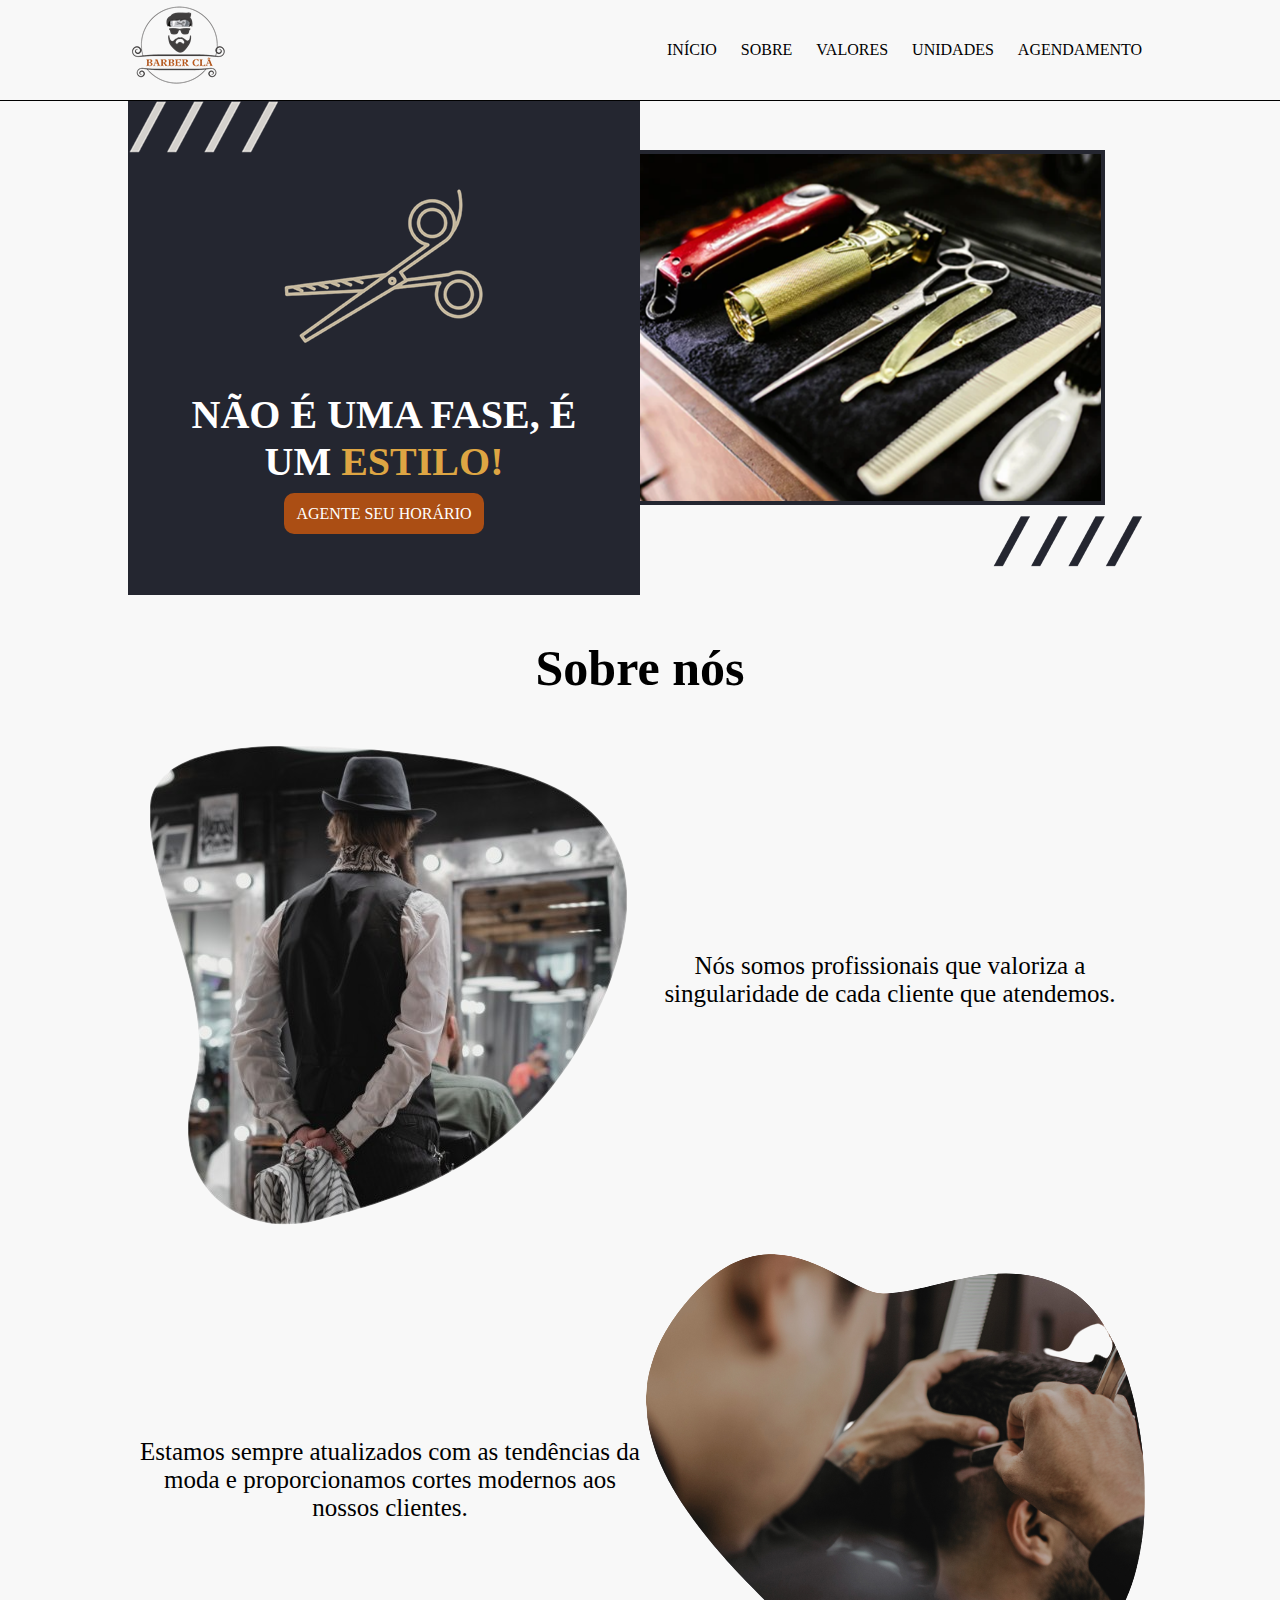
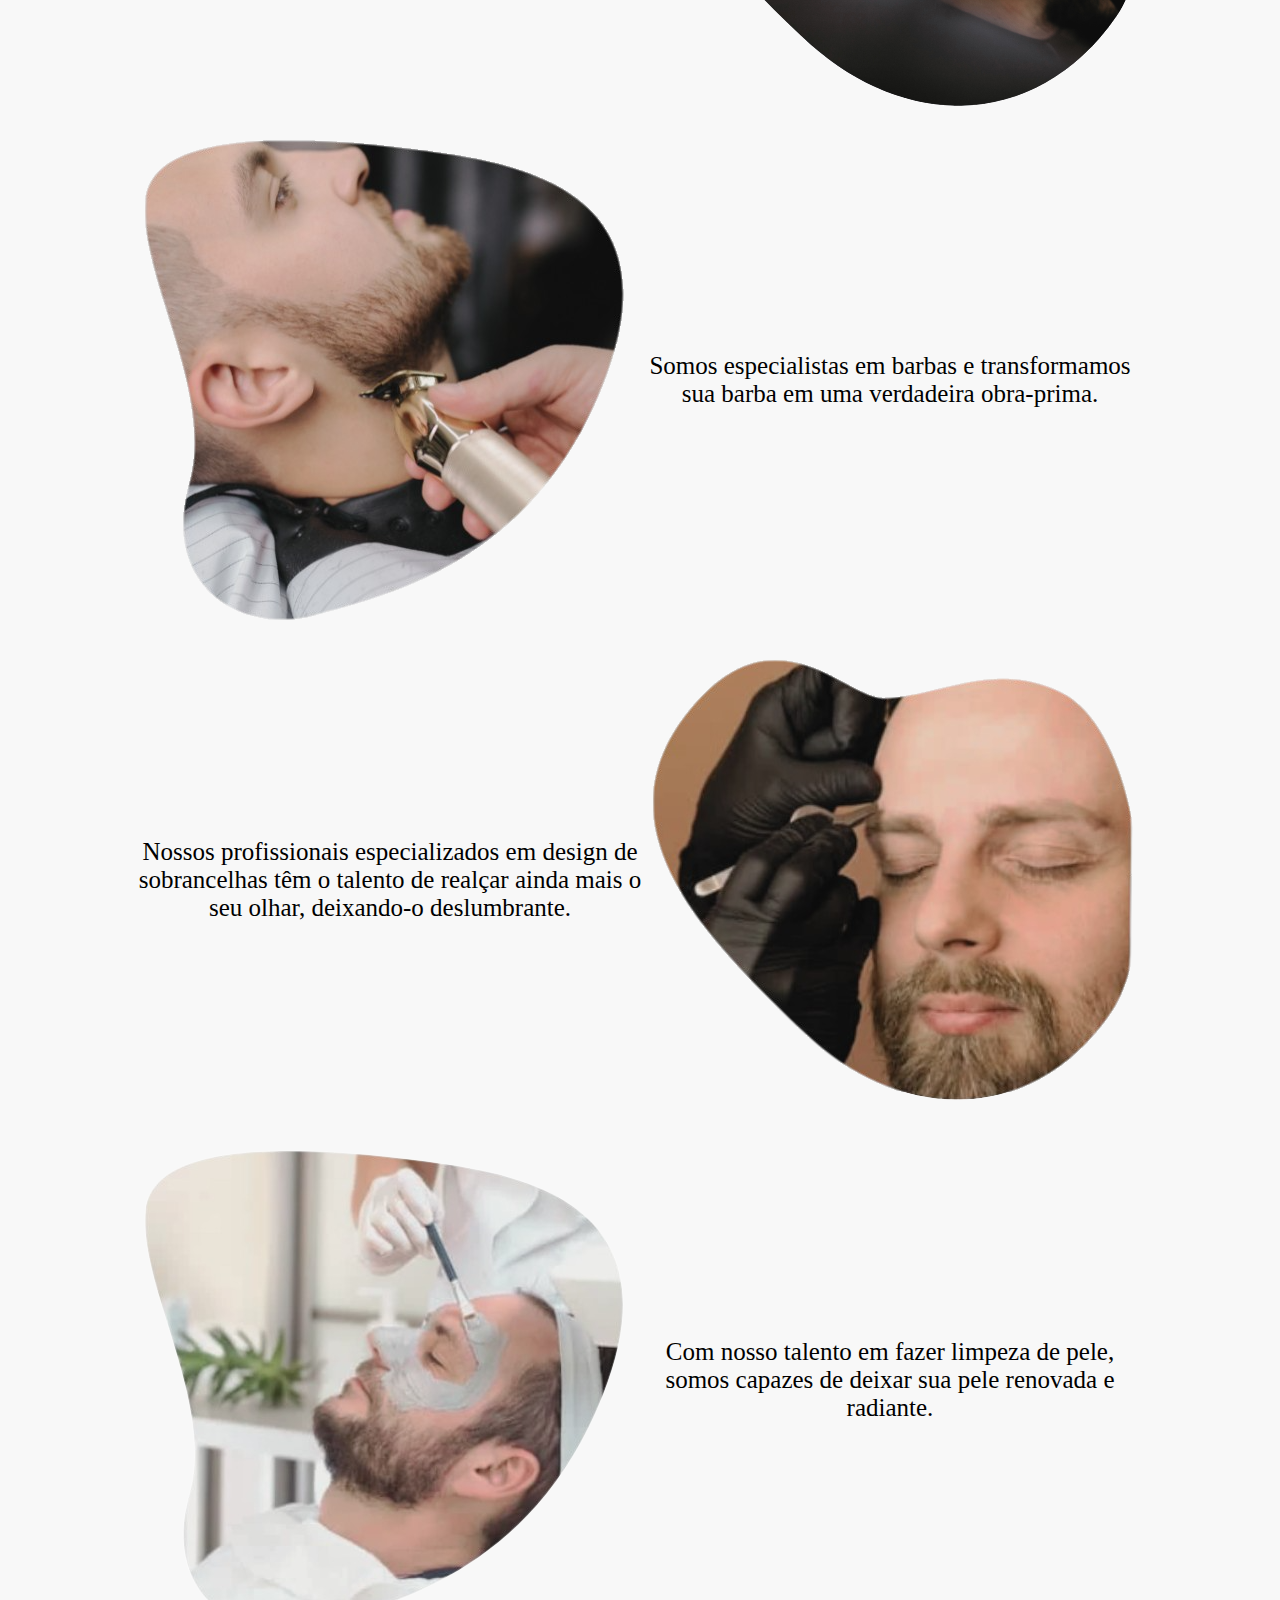
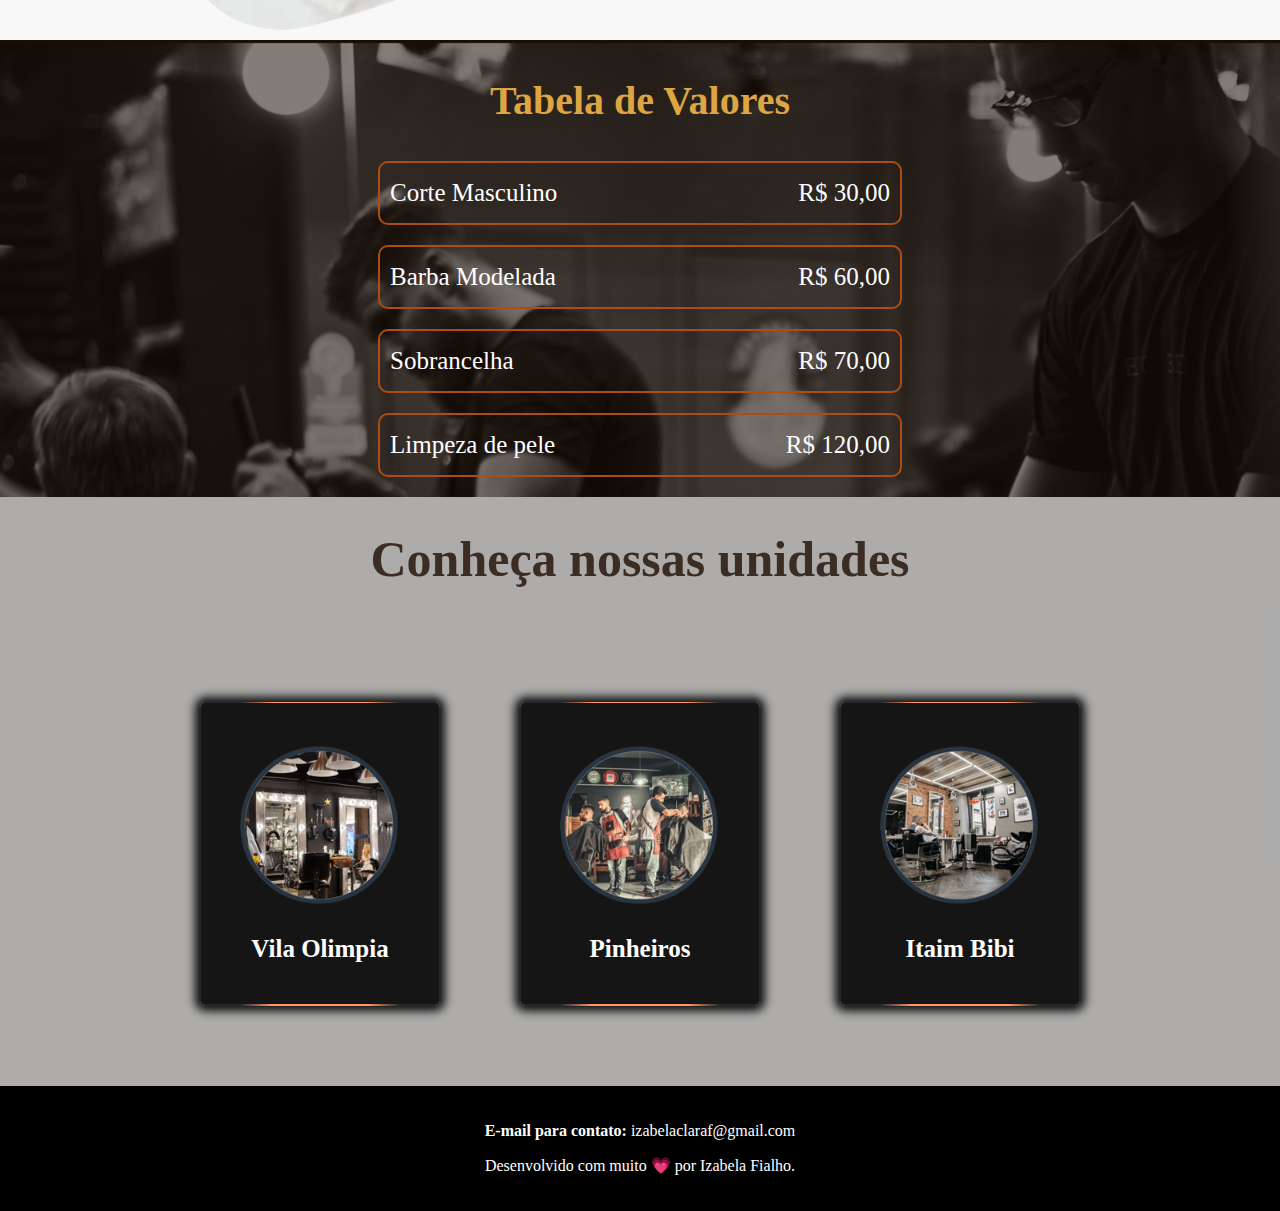
<file: index.html>
<!DOCTYPE html>
<html lang="pt-br">
<head>
    <meta charset="UTF-8">
    <meta name="viewport" content="width=device-width, initial-scale=1.0">
    <link rel="icon" type="image/png" href="./imagens/favicon.png">
    <title>Barber Clã</title>
    <link rel="stylesheet" href = 'index.css'>
</head>
<body>
    <!-- ------------------------Cabeçalho <header>----------------------->
    <header>
        <div class="container-header">
            <img  src="./imagens/logotipo.png" alt="logotipo">

            <!-- MENU RESPONSIVO -->
            <nav class="dropdow">
                <input type="checkbox" id="menu"> 
                <label for="menu"> 
                    <span></span>
                </label>
                <ul class="dropdown-content">
                    <li> <a href="#home"> INÍCIO</a></li>
                    <li> <a href="#about"> SOBRE </a></li>
                    <li> <a href="#values"> VALORES </a></li>
                    <li> <a href="#branches"> UNIDADES </a></li>
                    <li> <a href="./pages/scheduling.html"> AGENDAMENTO </a></li>
                </ul>
            </nav>
        
            <!-- MENU NORMAL -->
            <nav class="menu">
                <ul>
                    <li> <a href="#home"> INÍCIO</a></li>
                    <li> <a href="#about"> SOBRE </a></li>
                    <li> <a href="#values"> VALORES </a></li>
                    <li> <a href="#branches"> UNIDADES </a></li>
                    <li> <a href="./pages/scheduling.html"> AGENDAMENTO </a></li>
                </ul>
            </nav>
        </div>
    </header>
   
    <!-- ---------------------------main  --------------------------->
    <main >
        <section class="banner" id="home">
            <div class="banner-box-text">
                <img src="./imagens/whiteLine.png" alt="Linhas brancas">
                <div class="centered-items">
                    <img src="./imagens/scissors.png" alt="Tesoura">
                    <div>
                        <h1> NÃO É UMA FASE, É UM <span> ESTILO!</span></h1>
                        <a href="scheduling.html"> AGENTE SEU HORÁRIO</a>
                    </div>
                </div>
            </div>

            <div class="banner-box-image">
                <div>
                </div>
                <img src="./imagens/blackeLine.png" alt="Linhas pretas" class="right-alignment">
            </div>
        </section>  
        
        <section class="container-information" id="about">
            <h1 class="title"> Sobre nós </h1>
            <div class="box-information-right">
                <img src="./imagens/presentation.png" alt="Com cliente"> 
                <div class="box-text">
                    <p>Nós somos profissionais que valoriza a singularidade de cada cliente que atendemos.</p>
                </div>
            </div>

            <div class="box-information-left">
                <div class="box-text">
                    <p> Estamos sempre atualizados com as tendências da moda e proporcionamos cortes modernos aos nossos clientes.</p>
                </div>
                <img src="./imagens/haircut.png" alt="Corte de cabelo">
            </div>
            
            <div class="box-information-right">
            <img src="./imagens/beard.png" alt="Fazendo a barba">
                <div class="box-text">
                    <p> Somos especialistas em barbas e transformamos sua barba em uma verdadeira obra-prima.</p>
                </div>
            </div>

            <div class="box-information-left">
                <div class="box-text">
                    <p> Nossos profissionais especializados em design de sobrancelhas têm o talento de realçar ainda mais o seu olhar, deixando-o deslumbrante.</p>
                </div>
                <img src="./imagens/eyebrow.png" alt="Design de sobrancelhas">
            </div>
            
            <div class="box-information-right">
            <img src="./imagens/skinCare.png" alt="Limpeza de pele">
                <div class="box-text">
                    <p> Com nosso talento em fazer limpeza de pele, somos capazes de deixar sua pele renovada e radiante.</p>
                </div>
            </div>
        </section>

        <div class="background">
            <section class="container-grid" id="values">
                <h1 class="price"> Tabela de Valores </h1>
                <div class="box-price">
                    <p> Corte Masculino </p>
                    <p> R$ 30,00</p>
                </div>
                <div class="box-price">
                    <p> Barba Modelada </p>
                    <p> R$ 60,00</p>
                </div>
                <div class="box-price">
                    <p> Sobrancelha </p>
                    <p> R$ 70,00</p>
                </div>
                <div class="box-price">
                    <p> Limpeza de pele </p>
                    <p> R$ 120,00</p>
                </div>
            </section>
        </div>
      
        <section class="container-card" id="branches">
            <h1 class="title"> Conheça nossas unidades </h1>
            <div class="box-flex-card">
                <div class="card">
                    <div class="content">
                        <div class="back">
                            <div class="back-content">
                                <img src="./imagens/vilaOlimpia.png" alt="Unidade da Vila Olimpia">            
                                <b>Vila Olimpia </b>                      
                            </div>
                        </div>
                    </div>
                </div> 
                <div class="card">
                    <div class="content">
                        <div class="back">
                            <div class="back-content">
                                <img src="./imagens/pinheiros.png" alt="Unidade de Pinheiros">
                                <b> Pinheiros</b>                      
                            </div>
                        </div>
                    </div>
                </div> 
                <div class="card">
                    <div class="content">
                        <div class="back">
                            <div class="back-content">
                                <img src="./imagens/itaimBibi.png" alt="Unidade de Itain Bibi">
                                <b> Itaim Bibi </b>                    
                            </div>
                        </div>
                    </div>
                </div>
            </div>   
        </section>

    </main>

    <!-- --------------------------- footer  --------------------------->

    <footer> 
        <div>
            <p>  <b> E-mail para contato: </b> izabelaclaraf@gmail.com </p>
            <p>   Desenvolvido com muito &#128151 por Izabela Fialho. </p>
        </div>
    </footer>    
</body>
</html>
</file>
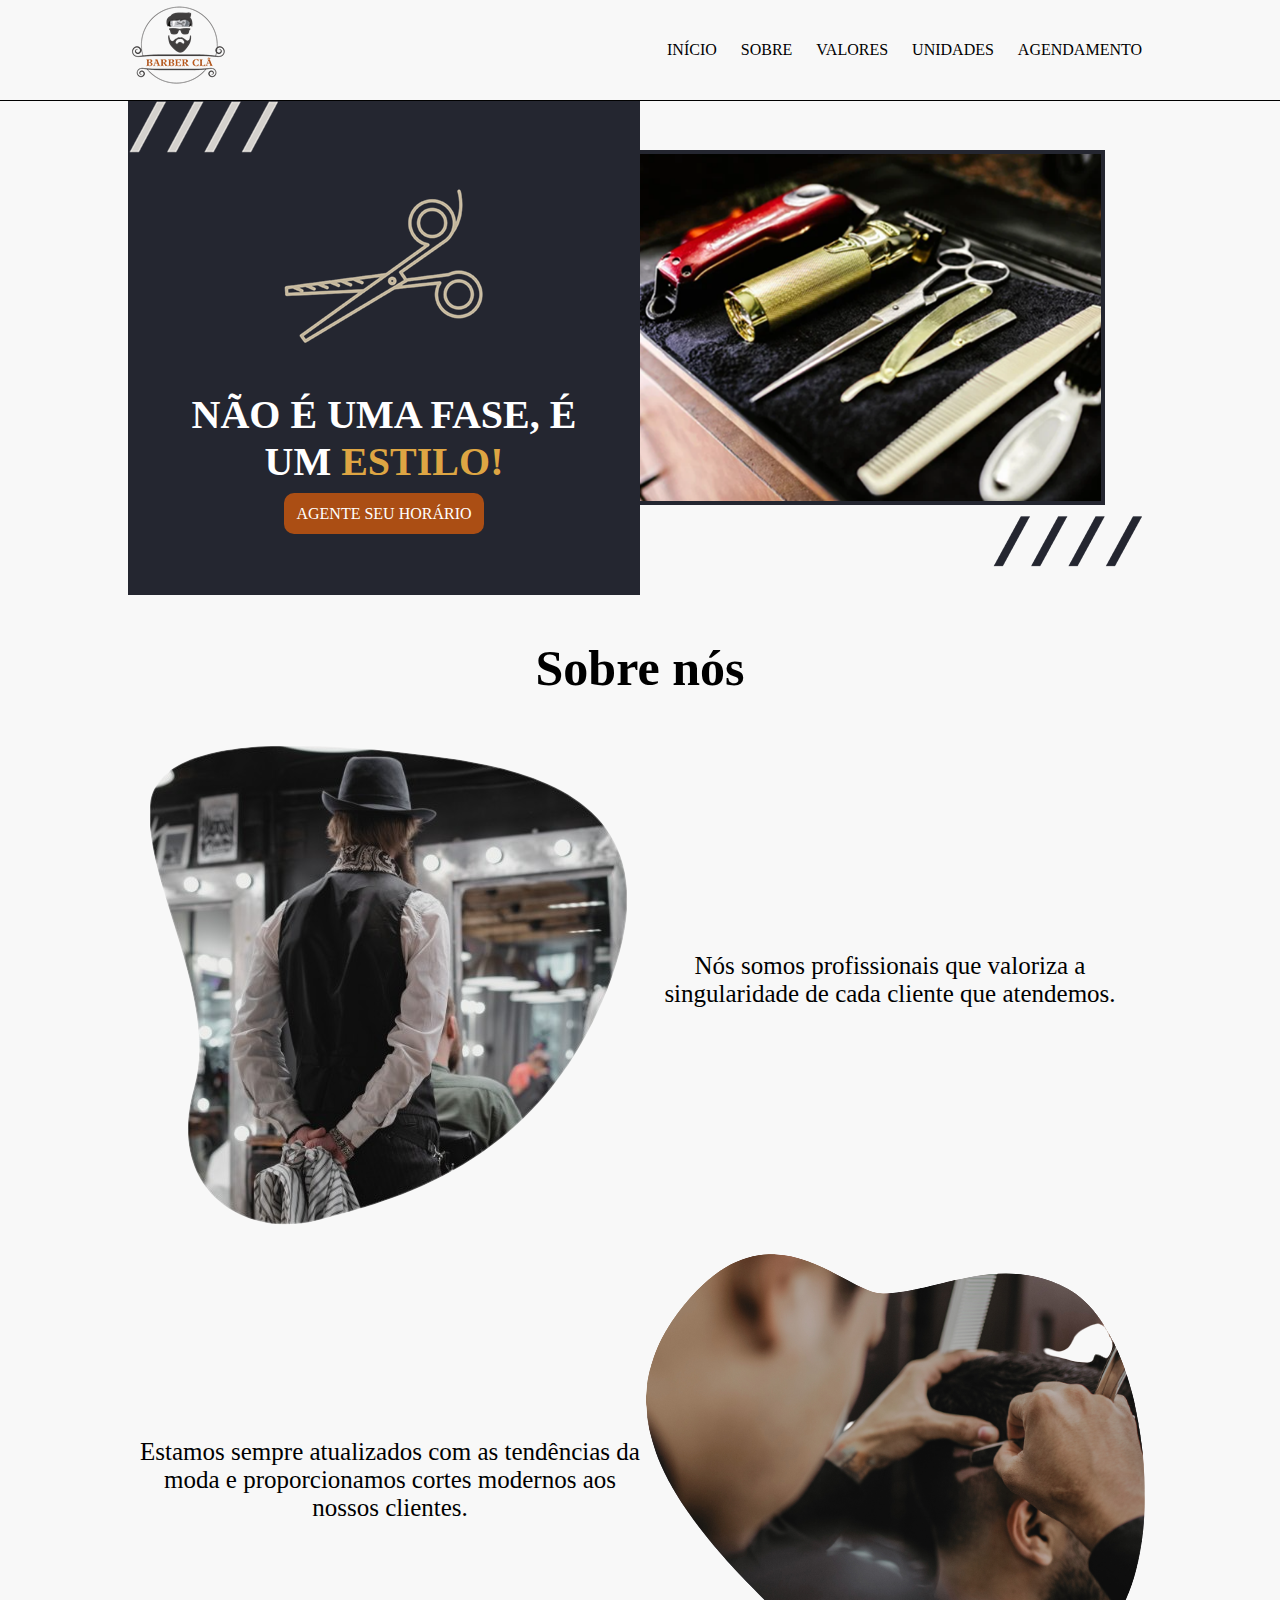
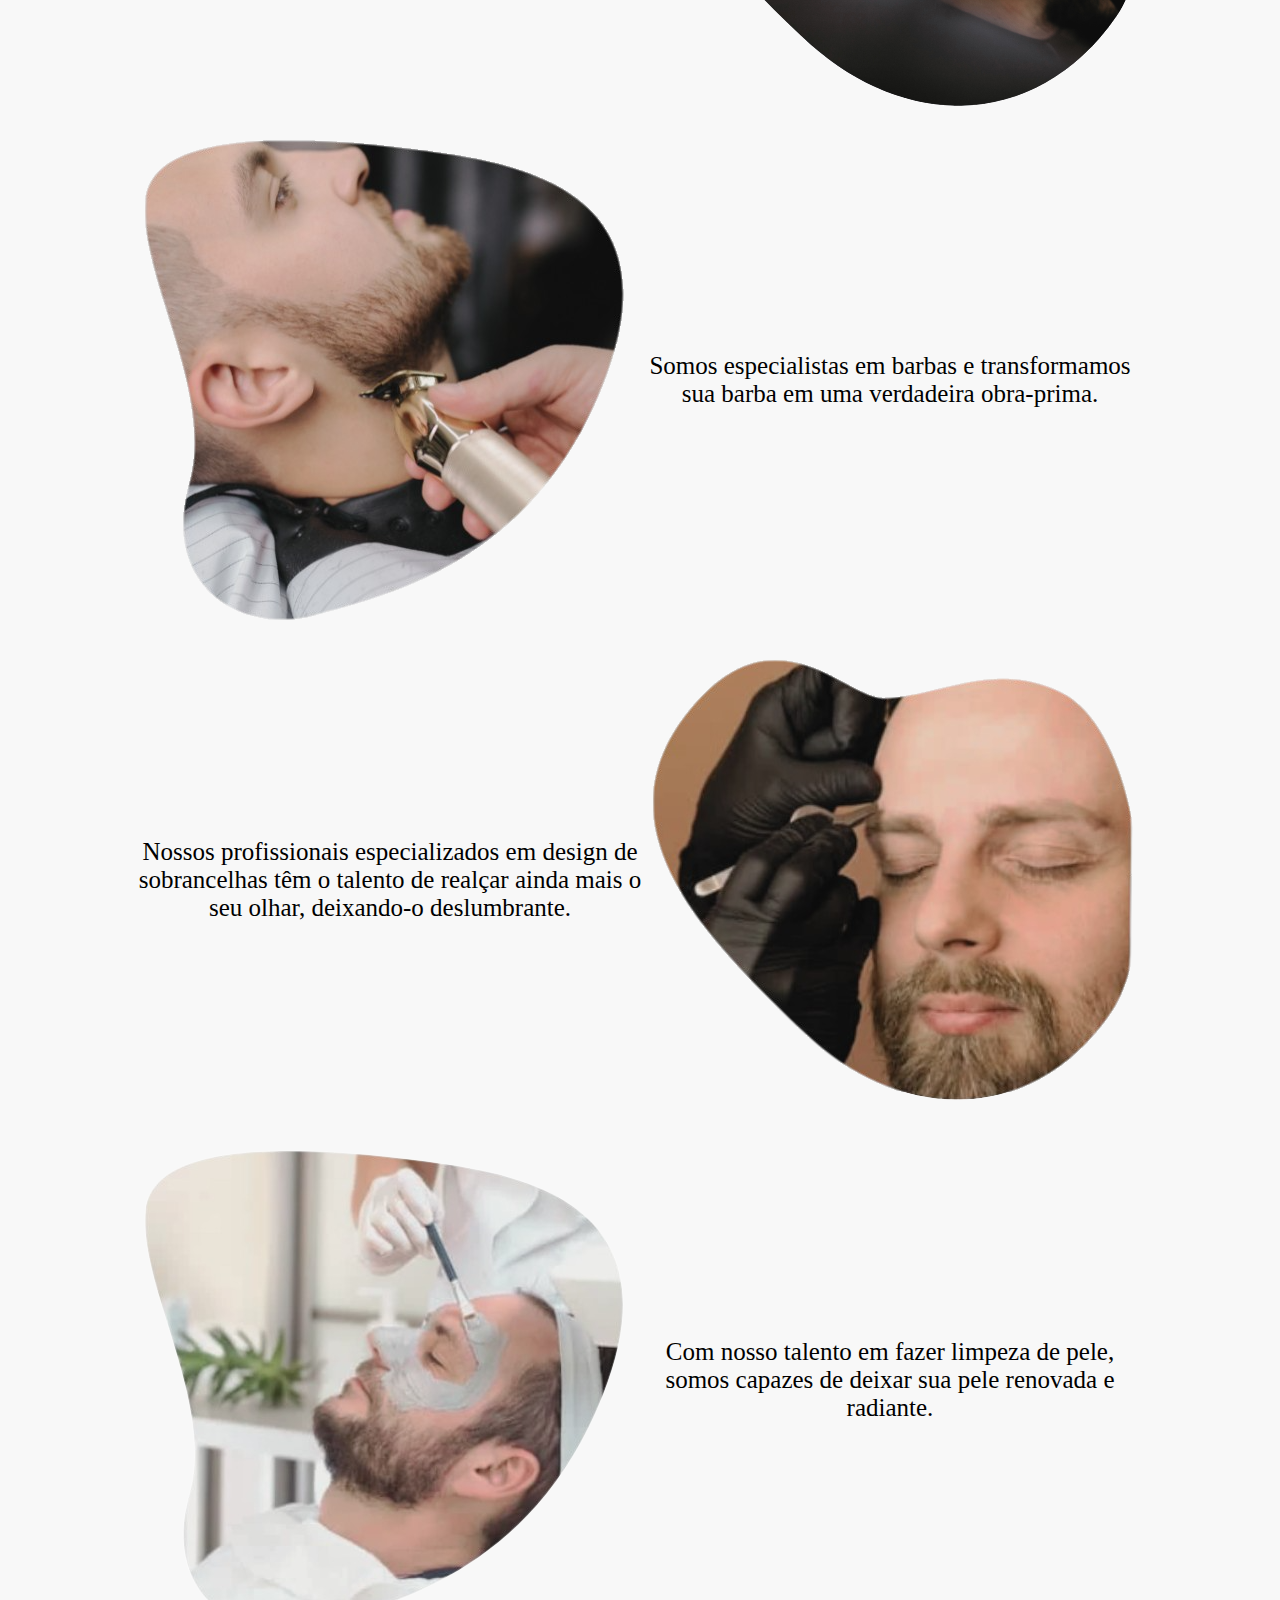
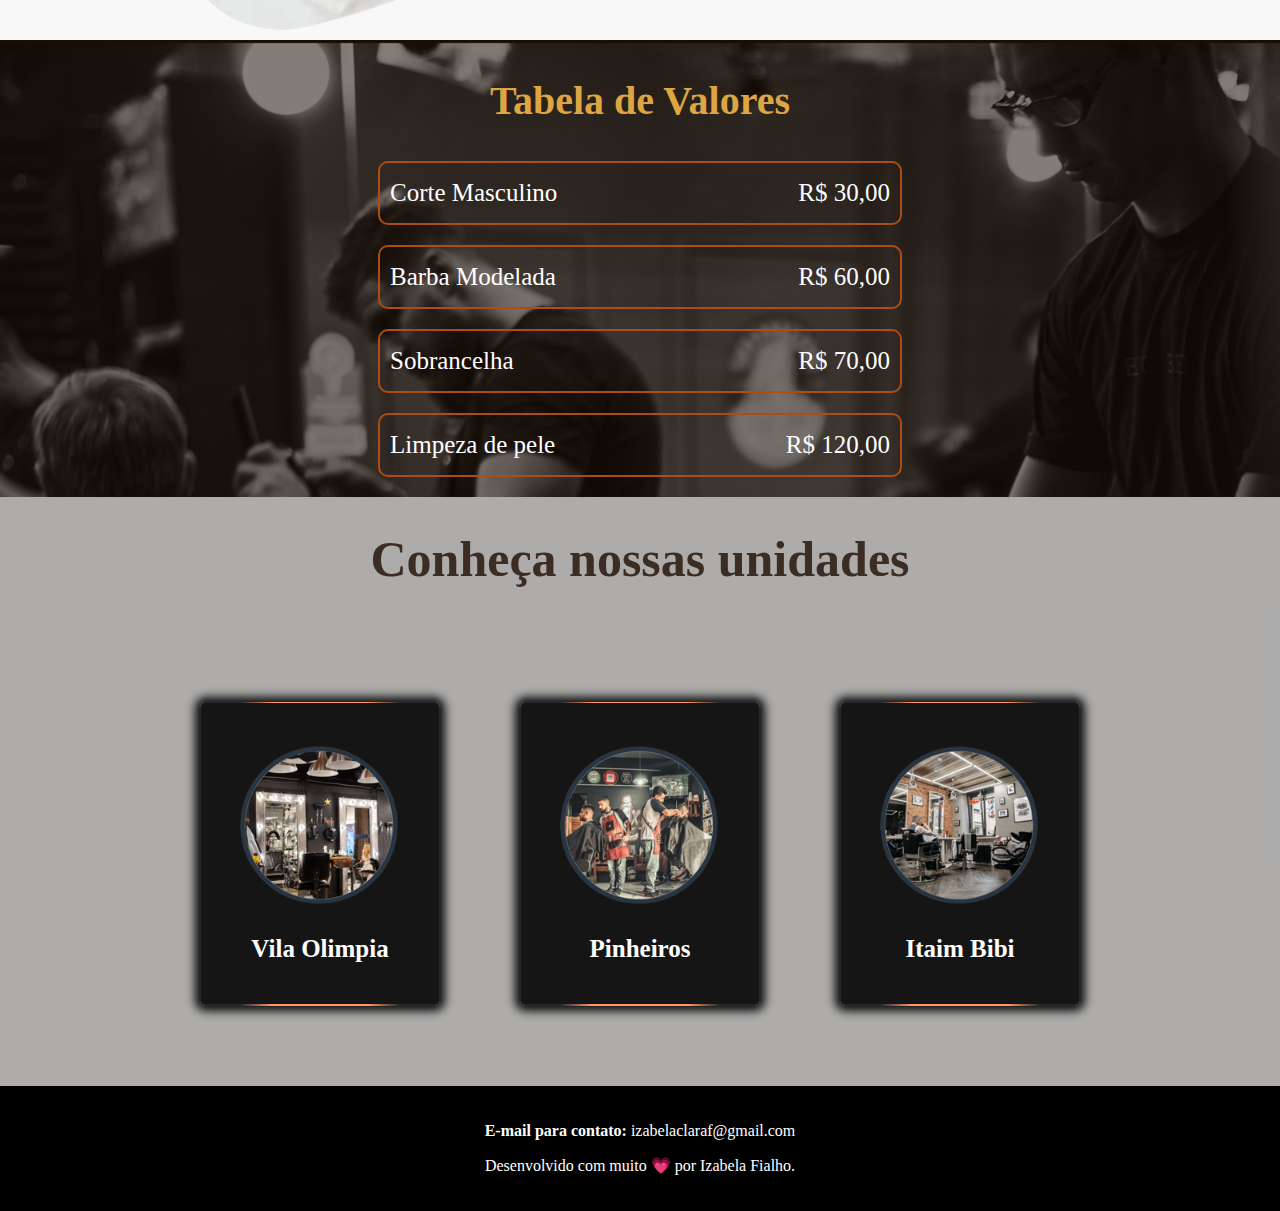
<file: home.html>
<!DOCTYPE html>
<html lang="pt-br">
<head>
    <meta charset="UTF-8">
    <meta name="viewport" content="width=device-width, initial-scale=1.0">
    <link rel="icon" type="image/png" href="/imagens/favicon.png">
    <title>Barber Clã</title>
    <link rel="stylesheet" href = 'home.css'>
</head>
<body>
    <!-- ------------------------Cabeçalho <header>----------------------->
    <header>
        <div class="container-header">
            <img  src="/imagens/logotipo.png" alt="logotipo">

            <!-- MENU RESPONSIVO -->
            <nav class="dropdow">
                <input type="checkbox" id="menu"> 
                <label for="menu"> 
                    <span></span>
                </label>
                <ul class="dropdown-content">
                    <li> <a href="#home"> INÍCIO</a></li>
                    <li> <a href="#about"> SOBRE </a></li>
                    <li> <a href="#values"> VALORES </a></li>
                    <li> <a href="#branches"> UNIDADES </a></li>
                    <li> <a href="scheduling.html"> AGENDAMENTO </a></li>
                </ul>
            </nav>
        
            <!-- MENU NORMAL -->
            <nav class="menu">
                <ul>
                    <li> <a href="#home"> INÍCIO</a></li>
                    <li> <a href="#about"> SOBRE </a></li>
                    <li> <a href="#values"> VALORES </a></li>
                    <li> <a href="#branches"> UNIDADES </a></li>
                    <li> <a href="scheduling.html"> AGENDAMENTO </a></li>
                </ul>
            </nav>
        </div>
    </header>
   
    <!-- ---------------------------main  --------------------------->
    <main >
        <section class="banner" id="home">
            <div class="banner-box-text">
                <img src="/imagens/whiteLine.png" alt="Linhas brancas">
                <div class="centered-items">
                    <img src="/imagens/scissors.png" alt="Tesoura">
                    <div>
                        <h1> NÃO É UMA FASE, É UM <span> ESTILO!</span></h1>
                        <a href="scheduling.html"> AGENTE SEU HORÁRIO</a>
                    </div>
                </div>
            </div>

            <div class="banner-box-image">
                <div>
                </div>
                <img src="/imagens/blackeLine.png" alt="Linhas pretas" class="right-alignment">
            </div>
        </section>  
        
        <section class="container-information" id="about">
            <h1 class="title"> Sobre nós </h1>
            <div class="box-information-right">
                <img src="/imagens/presentation.png" alt="Com cliente"> 
                <div class="box-text">
                    <p>Nós somos profissionais que valoriza a singularidade de cada cliente que atendemos.</p>
                </div>
            </div>

            <div class="box-information-left">
                <div class="box-text">
                    <p> Estamos sempre atualizados com as tendências da moda e proporcionamos cortes modernos aos nossos clientes.</p>
                </div>
                <img src="/imagens/haircut.png" alt="Corte de cabelo">
            </div>
            
            <div class="box-information-right">
            <img src="/imagens/beard.png" alt="Fazendo a barba">
                <div class="box-text">
                    <p> Somos especialistas em barbas e transformamos sua barba em uma verdadeira obra-prima.</p>
                </div>
            </div>

            <div class="box-information-left">
                <div class="box-text">
                    <p> Nossos profissionais especializados em design de sobrancelhas têm o talento de realçar ainda mais o seu olhar, deixando-o deslumbrante.</p>
                </div>
                <img src="/imagens/eyebrow.png" alt="Design de sobrancelhas">
            </div>
            
            <div class="box-information-right">
            <img src="/imagens/skinCare.png" alt="Limpeza de pele">
                <div class="box-text">
                    <p> Com nosso talento em fazer limpeza de pele, somos capazes de deixar sua pele renovada e radiante.</p>
                </div>
            </div>
        </section>

        <div class="background">
            <section class="container-grid" id="values">
                <h1 class="price"> Tabela de Valores </h1>
                <div class="box-price">
                    <p> Corte Masculino </p>
                    <p> R$ 30,00</p>
                </div>
                <div class="box-price">
                    <p> Barba Modelada </p>
                    <p> R$ 60,00</p>
                </div>
                <div class="box-price">
                    <p> Sobrancelha </p>
                    <p> R$ 70,00</p>
                </div>
                <div class="box-price">
                    <p> Limpeza de pele </p>
                    <p> R$ 120,00</p>
                </div>
            </section>
        </div>
      
        <section class="container-card" id="branches">
            <h1 class="title"> Conheça nossas unidades </h1>
            <div class="box-flex-card">
                <div class="card">
                    <div class="content">
                        <div class="back">
                            <div class="back-content">
                                <img src="/imagens/vilaOlimpia.png" alt="Unidade da Vila Olimpia">            
                                <b>Vila Olimpia </b>                      
                            </div>
                        </div>
                    </div>
                </div> 
                <div class="card">
                    <div class="content">
                        <div class="back">
                            <div class="back-content">
                                <img src="/imagens/pinheiros.png" alt="Unidade de Pinheiros">
                                <b> Pinheiros</b>                      
                            </div>
                        </div>
                    </div>
                </div> 
                <div class="card">
                    <div class="content">
                        <div class="back">
                            <div class="back-content">
                                <img src="/imagens/itaimBibi.png" alt="Unidade de Itain Bibi">
                                <b> Itaim Bibi </b>                    
                            </div>
                        </div>
                    </div>
                </div>
            </div>   
        </section>

    </main>

    <!-- --------------------------- footer  --------------------------->

    <footer> 
        <div>
            <p>  <b> E-mail para contato: </b> izabelaclaraf@gmail.com </p>
            <p>   Desenvolvido com muito &#128151 por Izabela Fialho. </p>
        </div>
    </footer>    
</body>
</html>
</file>
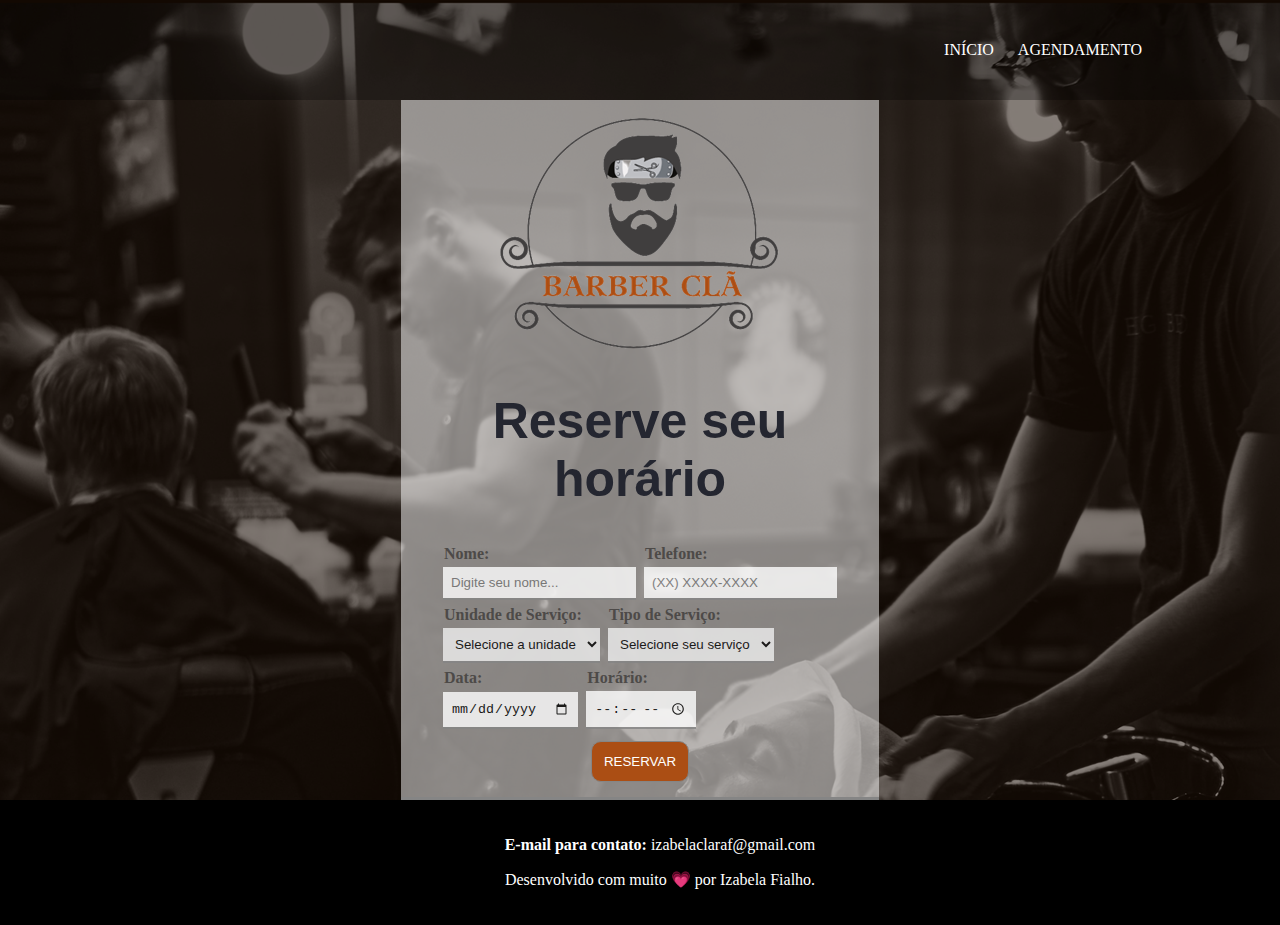
<file: pages/scheduling.html>
<!DOCTYPE html>
<html lang="pt-br">
<head>
    <meta charset="UTF-8">
    <meta name="viewport" content="width=device-width, initial-scale=1.0">
    <link rel="icon" type="image/png" href="../imagens/favicon.png">
    <title>Barber Clã</title>
    <link rel="stylesheet" href = 'scheduling.css'>

</head>
<body>
 <!-- ...... <header> .... -->
  <header>
    <div class="container-header">
        <!-- MENU RESPONSIVO -->
        <nav class="dropdow">
            <input type="checkbox" id="menu"> 
            <label for="menu"> 
                <span></span>
            </label>
            <ul class="dropdown-content">
              <li> <a href="../index.html"> INÍCIO</a></li>
              <li> <a href="scheduling.html"> AGENDAMENTO </a></li>
            </ul>
        </nav>
    
        <!-- MENU NORMAL -->
        <nav class="menu">
            <ul>
              <li> <a href="../index.html"> INÍCIO</a></li>
              <li> <a href="scheduling.html"> AGENDAMENTO </a></li>
            </ul>
        </nav>
    </div>
  </header>

  <!-- ..... main ....... -->
  <main>
    <div class="box">
      <img  src="../imagens/bigLogotipo.png" alt="logotipo">
      <h1> Reserve seu horário </h1>
      <form>
  
        <div class="agroup">
          <div class="box-input">
            <label for="input">Nome:</label>
            <input type="text" placeholder="Digite seu nome..." name="name">
          </div>
          <div class="box-input">
            <label for="phone-input">Telefone:</label>
            <input type="tel" placeholder="(XX) XXXX-XXXX" name="phone">
          </div>
        </div>
  
        <div class="agroup">
          <div class="box-input">
            <label for="unit-input">Unidade de Serviço:</label>
            <select name="unit">
              <option  disabled selected>Selecione a unidade </option>
              <option>Vila Olimpia</option>
              <option>Pinheiros</option>
              <option>Itain Bibi</option>
            </select>
          </div>
          <div class="box-input">
            <label for="service-input">Tipo de Serviço:</label>
            <select name="service">
              <option disabled selected>Selecione seu serviço</option>
              <option> Corte Masculino</option>
              <option> Barba Modelada</option>
              <option>Sobrancelha</option>
              <option>Limpeza de pele</option>
            </select>
          </div>
        </div>
  
        <div class="agroup">
          <div class="box-input">
            <label for="date-input">Data:</label>
            <input type="date" name="date">
          </div>
          <div class="box-input">
            <label for="time-input">Horário:</label>
            <input type="time" name="time">
          </div>
        </div>
      </form>
        <button type="submit"> RESERVAR</button>
    </div>
  </main>  
  
  <footer> 
    <div>
        <p>  <b> E-mail para contato: </b> izabelaclaraf@gmail.com </p>
        <p>   Desenvolvido com muito &#128151 por Izabela Fialho. </p>
    </div>
  </footer>  
 
</body>
</html>
</file>
<file: index.css>
:root {
  --dark-orange:#AB4E14; 
  --black:#242630;
  --medium-orange:#DEA543;
  --clear:#f8f8f8;
}

html{
  scroll-behavior: smooth;
}


html, body {
  margin: 0;
}

body{
  background-color: var(--clear);
}
span{
  color:var(--medium-orange)
}

/* ---------<header>---------- */
header{
  display: flex;
  justify-content: center;
  border-bottom: 1px solid black;
  position: fixed;
  top: 0;
  left: 0;
  width: 100%;
  z-index: 999;
  background-color: var(--clear);
}

.container-header{
  width: 80vw;
  display: flex;
  justify-content: space-between; 
  align-items: center;
}

.dropdown-content a , .menu a {
  display: block;
  padding: 10px;
  color: black;
  text-decoration: none;
}

header a:hover {
  color:var(--dark-orange);
}

.dropdow {
  display: none;
  position: relative;
}

.dropdow ul{
  list-style: none;
}
.dropdow input[type="checkbox"] {
  display: none;
}

.dropdow label {
  display: block;
  cursor: pointer;
  padding: 10px;
  background-image: url(./imagens/icon.png);
  background-repeat: no-repeat;
}

.dropdow label span {
  display: inline-block;
  width: 20px;
  height: 3px;
  margin-bottom: 5px;
}

.dropdown-content {
  display: none;
  background-color: #f9f9f9;
  padding: 10px;
  position: absolute;
  z-index: 1;
}

.dropdow input[type="checkbox"]:checked ~ .dropdown-content {
  display: block;
}

.menu ul {
  list-style: none;
  padding: 0;
  margin: 0;
}
  
.menu li {
  display: inline-block;
}

/* --------- Main ---------- */
main{
  display: grid;
  justify-items: center;
  height: 100%;
}

main p,main b{
  font-size:25px;
}
.banner{
  display: flex;
  justify-content: center;
  height: 55vh;
  width: 80%;
  padding-top: 100px;
}

.banner-box-text{
  background-color: var(--black);
  flex: 0.5;
  display: block;
  height: 100%;
}

.banner-box-text h1{
  color: white;
  font-size: 40px;
}
.banner-box-text img,
.banner-box-text h1 {
  margin-bottom: 10px;
}

.banner-box-text h1 {
  padding: 10px;
}

.centered-items {
  display: flex;
  flex-direction: column;
  justify-content: center;
  align-items: center;
  text-align: center;
  margin: 20px;
}

.banner-box-image{
  height: 100%;
  flex: 0.5;
  display: block;
}

.banner-box-image div{
  margin-top: 50px;
  display: flex;
  justify-content: center;
  width: 90%;
  height: 70%;
  border: 4px solid var(--black);
  border-left-width: 0; 
  position: relative;
  background-image: url(./imagens/banner.png);
  background-repeat: no-repeat;
  background-size: cover;
}

.banner-box-image img{
  margin: 10px;
  position: relative;
}

.right-alignment{
  float: right;
}

.banner a{
  text-decoration: none;
  background-color: var(--dark-orange);
  color: white;
  padding: 12px;
  border-radius: 10px;
}

.banner a:hover {
  background-color: var(--medium-orange);
}

/* ---------- */

.container-information{
  display: block;
  text-align: center;
  width:80vw;
  margin: 10px;
}

.title {
  font-size: 50px;
}

.box-information-right,
.box-information-left
{
  display: flex;
  justify-content: center;
  align-items: center;
}

.box-information-right{
  flex-wrap:wrap-reverse;
}

.box-information-left{
  flex-wrap: wrap;
}



.box-information img {
  width:300px ;
  height:300px;
}

.box-text{
  display: flex;
  justify-content: center;
  width: 50%;
}

/* ----------- */
.background{
  background-image: url(./imagens/backgroundImage.png);
  width: 100vw;
}

.container-grid{
  display: grid;
  justify-content: center;
  text-align: center;
  margin: 10px;
}

.price{
  color:var(--medium-orange);
  font-size: 40px;
}
.box-price{
  display: flex;
  justify-content: space-between;
  align-items: center;
  width: 500px;
  height: 40px;
  padding: 10px;
  margin: 10px;
  border: 2px solid var(--dark-orange);
  border-radius: 10px;
  color:white;
}

/* ------- card  ---- */
.container-card{
  display: grid;
  width: 100%;
  justify-content: center;
  text-align: center;
  background-color:rgba(23, 20, 19, 0.335);
}

.container-card h1{
  color: rgb(59, 45, 35);
}

.box-flex-card{
  display: flex;
  justify-content:center;
  align-items: center;
  flex-wrap: wrap;
  width: 80vw;
  margin: 40px;
}

.card-teste{
  width: 190px;
  height: 300px;
  background: linear-gradient(90deg, transparent, #ff9966, #ff9966, #ff9966, #ff9966, transparent);
  animation: rotation_481 5000ms infinite linear;
}

.card {
  overflow: visible;
  width: 240px;
  height: 304px;
  margin: 40px;
}

.content {
  width: 100%;
  height: 100%;
  transform-style: preserve-3d;
  transition: transform 300ms;
  box-shadow: 0px 0px 10px 5px #000000ee;
  border-radius: 5px;
}

.back {
  background-color: var(--black);
  position: absolute;
  width: 100%;
  height: 100%;
  backface-visibility: hidden;
  -webkit-backface-visibility: hidden;
  border-radius: 5px;
  overflow: hidden;
  justify-content: center;
  display: flex;
  align-items: center;
  overflow: hidden;
}

.back::before {
  position: absolute;
  content: ' ';
  display: block;
  width: 160px;
  height: 160%;
  background: linear-gradient(90deg, transparent, #ff9966, #ff9966, #ff9966, #ff9966, transparent);
  animation: rotation_481 5000ms infinite linear;
}

.back-content {
  position: absolute;
  width: 99%;
  height: 99%;
  background-color: #151515;
  border-radius: 5px;
  color: white;
  display: flex;
  flex-direction: column;
  justify-content: center;
  align-items: center;
  gap: 30px;
}

.back-content img{
  width:160px;
  height:160px;
}

@keyframes rotation_481 {
  0% {
    transform: rotateZ(0deg);
  }

  0% {
    transform: rotateZ(360deg);
  }
}

/* ----------- */
footer{
  background-color:black;
  color: white;
  padding: 20px;
  text-align: center;
}

/* ------ RESPONSIVIDADE ----- */

@media screen and (max-width: 744px) {
  /* --- <header> --- */
  .menu{
    display: none;
  }
  .dropdow{
    display: flex;
    justify-content: flex-end;
  }
  /* --- <main> --- */
  .banner-box-image{
    display: none;
  }
  .banner-box-text{
      flex: 1;
  }
}
</file>
<file: home.css>
:root {
  --dark-orange:#AB4E14; 
  --black:#242630;
  --medium-orange:#DEA543;
  --clear:#f8f8f8;
}

html{
  scroll-behavior: smooth;
}


html, body {
  margin: 0;
}

body{
  background-color: var(--clear);
}
span{
  color:var(--medium-orange)
}

/* ---------<header>---------- */
header{
  display: flex;
  justify-content: center;
  border-bottom: 1px solid black;
  position: fixed;
  top: 0;
  left: 0;
  width: 100%;
  z-index: 999;
  background-color: var(--clear);
}

.container-header{
  width: 80vw;
  display: flex;
  justify-content: space-between; 
  align-items: center;
}

.dropdown-content a , .menu a {
  display: block;
  padding: 10px;
  color: black;
  text-decoration: none;
}

header a:hover {
  color:var(--dark-orange);
}

.dropdow {
  display: none;
  position: relative;
}

.dropdow ul{
  list-style: none;
}
.dropdow input[type="checkbox"] {
  display: none;
}

.dropdow label {
  display: block;
  cursor: pointer;
  padding: 10px;
  background-image: url(/imagens/icon.png);
  background-repeat: no-repeat;
}

.dropdow label span {
  display: inline-block;
  width: 20px;
  height: 3px;
  margin-bottom: 5px;
}

.dropdown-content {
  display: none;
  background-color: #f9f9f9;
  padding: 10px;
  position: absolute;
  z-index: 1;
}

.dropdow input[type="checkbox"]:checked ~ .dropdown-content {
  display: block;
}

.menu ul {
  list-style: none;
  padding: 0;
  margin: 0;
}
  
.menu li {
  display: inline-block;
}

/* --------- Main ---------- */
main{
  display: grid;
  justify-items: center;
  height: 100%;
}

main p,main b{
  font-size:25px;
}
.banner{
  display: flex;
  justify-content: center;
  height: 55vh;
  width: 80%;
  padding-top: 100px;
}

.banner-box-text{
  background-color: var(--black);
  flex: 0.5;
  display: block;
  height: 100%;
}

.banner-box-text h1{
  color: white;
  font-size: 40px;
}
.banner-box-text img,
.banner-box-text h1 {
  margin-bottom: 10px;
}

.banner-box-text h1 {
  padding: 10px;
}

.centered-items {
  display: flex;
  flex-direction: column;
  justify-content: center;
  align-items: center;
  text-align: center;
  margin: 20px;
}

.banner-box-image{
  height: 100%;
  flex: 0.5;
  display: block;
}

.banner-box-image div{
  margin-top: 50px;
  display: flex;
  justify-content: center;
  width: 90%;
  height: 70%;
  border: 4px solid var(--black);
  border-left-width: 0; 
  position: relative;
  background-image: url(/imagens/banner.png);
  background-repeat: no-repeat;
  background-size: cover;
}

.banner-box-image img{
  margin: 10px;
  position: relative;
}

.right-alignment{
  float: right;
}

.banner a{
  text-decoration: none;
  background-color: var(--dark-orange);
  color: white;
  padding: 12px;
  border-radius: 10px;
}

.banner a:hover {
  background-color: var(--medium-orange);
}

/* ---------- */

.container-information{
  display: block;
  text-align: center;
  width:80vw;
  margin: 10px;
}

.title {
  font-size: 50px;
}

.box-information-right,
.box-information-left
{
  display: flex;
  justify-content: center;
  align-items: center;
}

.box-information-right{
  flex-wrap:wrap-reverse;
}

.box-information-left{
  flex-wrap: wrap;
}



.box-information img {
  width:300px ;
  height:300px;
}

.box-text{
  display: flex;
  justify-content: center;
  width: 50%;
}

/* ----------- */
.background{
  background-image: url(/imagens/backgroundImage.png);
  width: 100vw;
}

.container-grid{
  display: grid;
  justify-content: center;
  text-align: center;
  margin: 10px;
}

.price{
  color:var(--medium-orange);
  font-size: 40px;
}
.box-price{
  display: flex;
  justify-content: space-between;
  align-items: center;
  width: 500px;
  height: 40px;
  padding: 10px;
  margin: 10px;
  border: 2px solid var(--dark-orange);
  border-radius: 10px;
  color:white;
}

/* ------- card  ---- */
.container-card{
  display: grid;
  width: 100%;
  justify-content: center;
  text-align: center;
  background-color:rgba(23, 20, 19, 0.335);
}

.container-card h1{
  color: rgb(59, 45, 35);
}

.box-flex-card{
  display: flex;
  justify-content:center;
  align-items: center;
  flex-wrap: wrap;
  width: 80vw;
  margin: 40px;
}

.card-teste{
  width: 190px;
  height: 300px;
  background: linear-gradient(90deg, transparent, #ff9966, #ff9966, #ff9966, #ff9966, transparent);
  animation: rotation_481 5000ms infinite linear;
}

.card {
  overflow: visible;
  width: 240px;
  height: 304px;
  margin: 40px;
}

.content {
  width: 100%;
  height: 100%;
  transform-style: preserve-3d;
  transition: transform 300ms;
  box-shadow: 0px 0px 10px 5px #000000ee;
  border-radius: 5px;
}

.back {
  background-color: var(--black);
  position: absolute;
  width: 100%;
  height: 100%;
  backface-visibility: hidden;
  -webkit-backface-visibility: hidden;
  border-radius: 5px;
  overflow: hidden;
  justify-content: center;
  display: flex;
  align-items: center;
  overflow: hidden;
}

.back::before {
  position: absolute;
  content: ' ';
  display: block;
  width: 160px;
  height: 160%;
  background: linear-gradient(90deg, transparent, #ff9966, #ff9966, #ff9966, #ff9966, transparent);
  animation: rotation_481 5000ms infinite linear;
}

.back-content {
  position: absolute;
  width: 99%;
  height: 99%;
  background-color: #151515;
  border-radius: 5px;
  color: white;
  display: flex;
  flex-direction: column;
  justify-content: center;
  align-items: center;
  gap: 30px;
}

.back-content img{
  width:160px;
  height:160px;
}

@keyframes rotation_481 {
  0% {
    transform: rotateZ(0deg);
  }

  0% {
    transform: rotateZ(360deg);
  }
}

/* ----------- */
footer{
  background-color:black;
  color: white;
  padding: 20px;
  text-align: center;
}

/* ------ RESPONSIVIDADE ----- */

@media screen and (max-width: 744px) {
  /* --- <header> --- */
  .menu{
    display: none;
  }
  .dropdow{
    display: flex;
    justify-content: flex-end;
  }
  /* --- <main> --- */
  .banner-box-image{
    display: none;
  }
  .banner-box-text{
      flex: 1;
  }
}
</file>
<file: pages/scheduling.css>
:root {
  --dark-orange:#AB4E14; 
  --black:#242630;
  --medium-orange:#DEA543; 
}

html, body{
  margin: 0;
  width: 100%;
  height: 100%;
}

body{
  background-image: url(../imagens/backgroundImage.png);
  background-repeat: no-repeat;
  display: flex;
  flex-direction: column;
  min-height: 100vh;
  margin: 0;
}

/* ---------<header>---------- */
header{
  background-color: rgba(0, 0, 0, 0.295);
  height: 100px;
  min-height:100px ;
  width: 100%;
  display: flex;
  align-items: center;
  justify-content: center;
}

.container-header{
  width: 80vw;
  display: flex;
  justify-content:end; 
}

.dropdown-content a {
  display: block;
  padding: 10px;
  color: var(--dark-orange);
  text-decoration: none;
}

.dropdown-content a:hover {
  color:white;
}

.dropdow {
  display: none;
  position: relative;
}

.dropdow ul{
  list-style: none;
}
.dropdow input[type="checkbox"] {
  display: none;
}

.dropdow label {
  display: block;
  cursor: pointer;
  padding: 10px;
  background-image: url(../imagens/whiteIcon.png);
  background-repeat: no-repeat;
}

.dropdow label span {
  display: inline-block;
  width: 20px;
  height: 3px;
  margin-bottom: 5px;
}

.dropdown-content {
  display: none;
  background-color:#242630d4 ;
  padding: 10px;
  position: absolute;
  z-index: 1;
}

.dropdow input[type="checkbox"]:checked ~ .dropdown-content {
  display: block;
}

.menu ul {
  list-style: none;
  padding: 0;
  margin: 0;
}
  
.menu li {
  display: inline-block;
}

.menu a{
  color:white;
  text-decoration: none;
  padding: 10px;
}

.menu a:hover {
  color:var(--dark-orange);
}

/* --------- ---------- */

main {
  flex-grow: 1;
  display: flex;
  justify-content: center;
  align-items: center;
  text-align: center; 
}

.box{
  display: block;
  align-items: center;
  justify-content: center;
  text-align: center;
  max-width: 35vw;
  min-width: 300px ;
  background: rgba(255,255,255,0.5);
  border-bottom:3px solid #858585 ;
  padding: 15px;
}
  
form {
  display: grid;
  justify-content: center;
  align-items: center;
}

.agroup{
  display:flex;
  flex-wrap: wrap;
}
  
h1{
  font-size: 50px;
  color: var(--black);
  font-family:'Gill Sans', 'Gill Sans MT', Calibri, 'Trebuchet MS', sans-serif;
}
  
/* ..... */
.box-input {
  display: grid;
  margin: 4px;
}
  
.box-input label {
  font-size: .85 rem;
  font-weight: bold;
  color: #4d4a48;
  margin-bottom: 4px;
  margin-left: 1px;
  text-align: start;
}
  
.box-input input, select {
  position: relative;
  max-width: 190px;
  border: none;
  box-shadow: 0px 2px 0px 0px #858585;
  padding: .5rem;
  transition: all 200ms ease-in-out;
  opacity: .8;
}
  
.box-input input:focus{
  border: none;
  box-shadow: 0px 3px 0px 0px #ffa705;
  outline: none;
}
  
button{
  background-color: var(--dark-orange);
  color: white;
  padding: 12px;
  border-radius: 10px;
  border: 1px solid #858585;
  cursor: pointer;
  margin-top: 10px;
}
  
button:hover {
  background-color: var(--medium-orange);
}
  
/* ..... */
.button{
  margin: 10px;
} 

/* --- footer --- */
footer{
  background-color:black;
  color: white;
  padding: 20px;
  text-align: center;
  width:100%;
  align-items: end;
}

/* ------ RESPONSIVIDADE ----- */

@media screen and (max-width: 700px) {
  /* --- <header> --- */
  .menu{
    display: none;
  }
  .dropdow{
    display: flex;
    justify-content: flex-end;
  }
}
</file>
